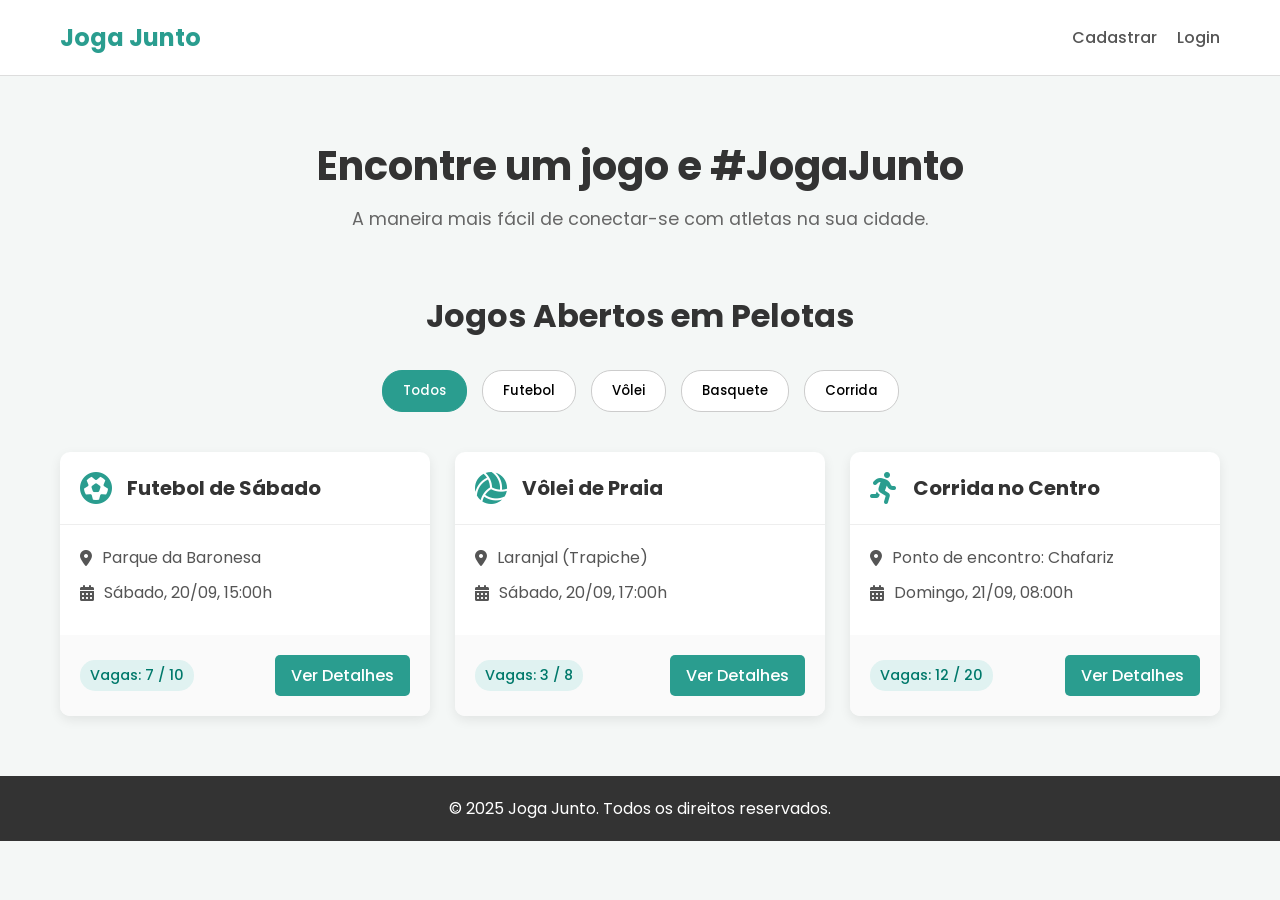
<file: index.html>
<!DOCTYPE html>
<html lang="pt-BR">
<head>
    <meta charset="UTF-8">
    <meta name="viewport" content="width=device-width, initial-scale=1.0">
    <title>Joga Junto - Encontre seu Jogo em Pelotas</title>
    
    <link rel="stylesheet" href="style.css">
    <!-- Fontes e icones -->
    <link rel="preconnect" href="https://fonts.googleapis.com">
    <link rel="preconnect" href="https://fonts.gstatic.com" crossorigin>
    <link href="https://fonts.googleapis.com/css2?family=Poppins:wght@400;500;700&display=swap" rel="stylesheet">

    <link rel="stylesheet" href="https://cdnjs.cloudflare.com/ajax/libs/font-awesome/6.5.2/css/all.min.css">
</head>
<body>

    <header>
        <nav class="container">
            <a href="#" class="logo">Joga Junto</a>
            <ul>
                <li><a href="cadastro.html">Cadastrar</a></li>
                <li><a href="login.html">Login</a></li>
            </ul>
        </nav>
    </header>

    <main class="container">
        <section class="hero">
            <h1>Encontre um jogo e #JogaJunto</h1>
            <p>A maneira mais fácil de conectar-se com atletas na sua cidade.</p>
        </section>

        <section class="events-section">
            <h2>Jogos Abertos em Pelotas</h2>
            <div class="filters">
                <button class="filter-btn active">Todos</button>
                <button class="filter-btn">Futebol</button>
                <button class="filter-btn">Vôlei</button>
                <button class="filter-btn">Basquete</button>
                <button class="filter-btn">Corrida</button>
            </div>

            <div class="event-list">

                <article class="event-card">
                    <div class="card-header">
                        <i class="fa-solid fa-futbol card-icon"></i>
                        <h3>Futebol de Sábado</h3>
                    </div>
                    <div class="card-body">
                        <p><i class="fa-solid fa-location-dot"></i> Parque da Baronesa</p>
                        <p><i class="fa-solid fa-calendar-days"></i> Sábado, 20/09, 15:00h</p>
                    </div>
                    <div class="card-footer">
                        <span class="vacancies">Vagas: 7 / 10</span>
                        <a href="#" class="btn-details">Ver Detalhes</a>
                    </div>
                </article>

                <article class="event-card">
                    <div class="card-header">
                        <i class="fa-solid fa-volleyball card-icon"></i>
                        <h3>Vôlei de Praia</h3>
                    </div>
                    <div class="card-body">
                        <p><i class="fa-solid fa-location-dot"></i> Laranjal (Trapiche)</p>
                        <p><i class="fa-solid fa-calendar-days"></i> Sábado, 20/09, 17:00h</p>
                    </div>
                    <div class="card-footer">
                        <span class="vacancies">Vagas: 3 / 8</span>
                        <a href="#" class="btn-details">Ver Detalhes</a>
                    </div>
                </article>

                <article class="event-card">
                    <div class="card-header">
                        <i class="fa-solid fa-person-running card-icon"></i>
                        <h3>Corrida no Centro</h3>
                    </div>
                    <div class="card-body">
                        <p><i class="fa-solid fa-location-dot"></i> Ponto de encontro: Chafariz</p>
                        <p><i class="fa-solid fa-calendar-days"></i> Domingo, 21/09, 08:00h</p>
                    </div>
                    <div class="card-footer">
                        <span class="vacancies">Vagas: 12 / 20</span>
                        <a href="#" class="btn-details">Ver Detalhes</a>
                    </div>
                </article>

            </div>
        </section>
    </main>

    <footer>
        <p>&copy; 2025 Joga Junto. Todos os direitos reservados.</p>
    </footer>

</body>
</html>
</file>
<file: style.css>
* {
    margin: 0;
    padding: 0;
    box-sizing: border-box;
}
body {
    font-family: 'Poppins', sans-serif;
    background-color: #f4f7f6;
    background-image: url(https://www.google.com/url?sa=i&url=https%3A%2F%2Fwww.atletis.com.br%2Fcomo-organizar-torneio-volei-de-praia&psig=AOvVaw1qhpL3Zy4NnjUGlkiuKB9Z&ust=1760104522111000&source=images&cd=vfe&opi=89978449&ved=0CBUQjRxqFwoTCLjdwbiil5ADFQAAAAAdAAAAABAE);
    color: #333;
}
.container {
    max-width: 1200px;
    margin: 0 auto;
    padding: 0 20px;
}
header {
    background-color: #fff;
    padding: 20px 0;
    border-bottom: 1px solid #ddd;
    position: sticky;
    top: 0;
    z-index: 10;
}
nav {
    display: flex;
    justify-content: space-between;
    align-items: center;
}
.logo {
    font-size: 1.5rem;
    font-weight: 700;
    color: #2a9d8f;
    text-decoration: none;
}

nav ul {
    list-style: none;
    display: flex;
    gap: 20px;
}

nav a {
    text-decoration: none;
    color: #555;
    font-weight: 500;
    transition: color 0.3s;
}

nav a:hover {
    color: #2a9d8f;
}
.hero {
    text-align: center;
    padding: 60px 0;
}
.hero h1 {
    font-size: 2.5rem;
    margin-bottom: 10px;
}
.hero p {
    font-size: 1.1rem;
    color: #666;
}
.events-section {
    padding-bottom: 60px;
}
.events-section h2 {
    text-align: center;
    margin-bottom: 30px;
    font-size: 2rem;
}
.filters {
    display: flex;
    justify-content: center;
    gap: 15px;
    margin-bottom: 40px;
}
.filter-btn {
    padding: 10px 20px;
    border: 1px solid #ccc;
    background-color: #fff;
    border-radius: 20px;
    cursor: pointer;
    font-family: 'Poppins', sans-serif;
    font-weight: 500;
    transition: all 0.3s;
}
.filter-btn:hover {
    background-color: #e9e9e9;
    border-color: #aaa;
}
.filter-btn.active {
    background-color: #2a9d8f;
    color: #fff;
    border-color: #2a9d8f;
}
.event-list {
    display: grid;
    grid-template-columns: repeat(auto-fit, minmax(300px, 1fr));
    gap: 25px;
}
.event-card {
    background-color: #fff;
    border-radius: 10px;
    box-shadow: 0 4px 12px rgba(0,0,0,0.08);
    overflow: hidden;
    display: flex;
    flex-direction: column;
    transition: transform 0.3s, box-shadow 0.3s;
}
.event-card:hover {
    transform: translateY(-5px);
    box-shadow: 0 8px 16px rgba(0,0,0,0.12);
}
.card-header {
    display: flex;
    align-items: center;
    gap: 15px;
    padding: 20px;
    border-bottom: 1px solid #eee;
}
.card-icon {
    font-size: 2rem;
    color: #2a9d8f;
}
.card-header h3 {
    font-size: 1.25rem;
}
.card-body {
    padding: 20px;
    flex-grow: 1;
}
.card-body p {
    color: #555;
    margin-bottom: 10px;
    display: flex;
    align-items: center;
    gap: 10px;
}
.card-footer {
    display: flex;
    justify-content: space-between;
    align-items: center;
    padding: 20px;
    background-color: #fafafa;
}
.vacancies {
    font-weight: 500;
    background-color: #e0f2f1;
    color: #00796b;
    padding: 5px 10px;
    border-radius: 15px;
    font-size: 0.9rem;
}
.btn-details {
    background-color: #2a9d8f;
    color: #fff;
    padding: 8px 16px;
    border-radius: 5px;
    text-decoration: none;
    font-weight: 500;
    transition: background-color 0.3s;
}
.btn-details:hover {
    background-color: #217a6f;
}
footer {
    text-align: center;
    padding: 20px;
    background-color: #333;
    color: #fff;
}
</file>
